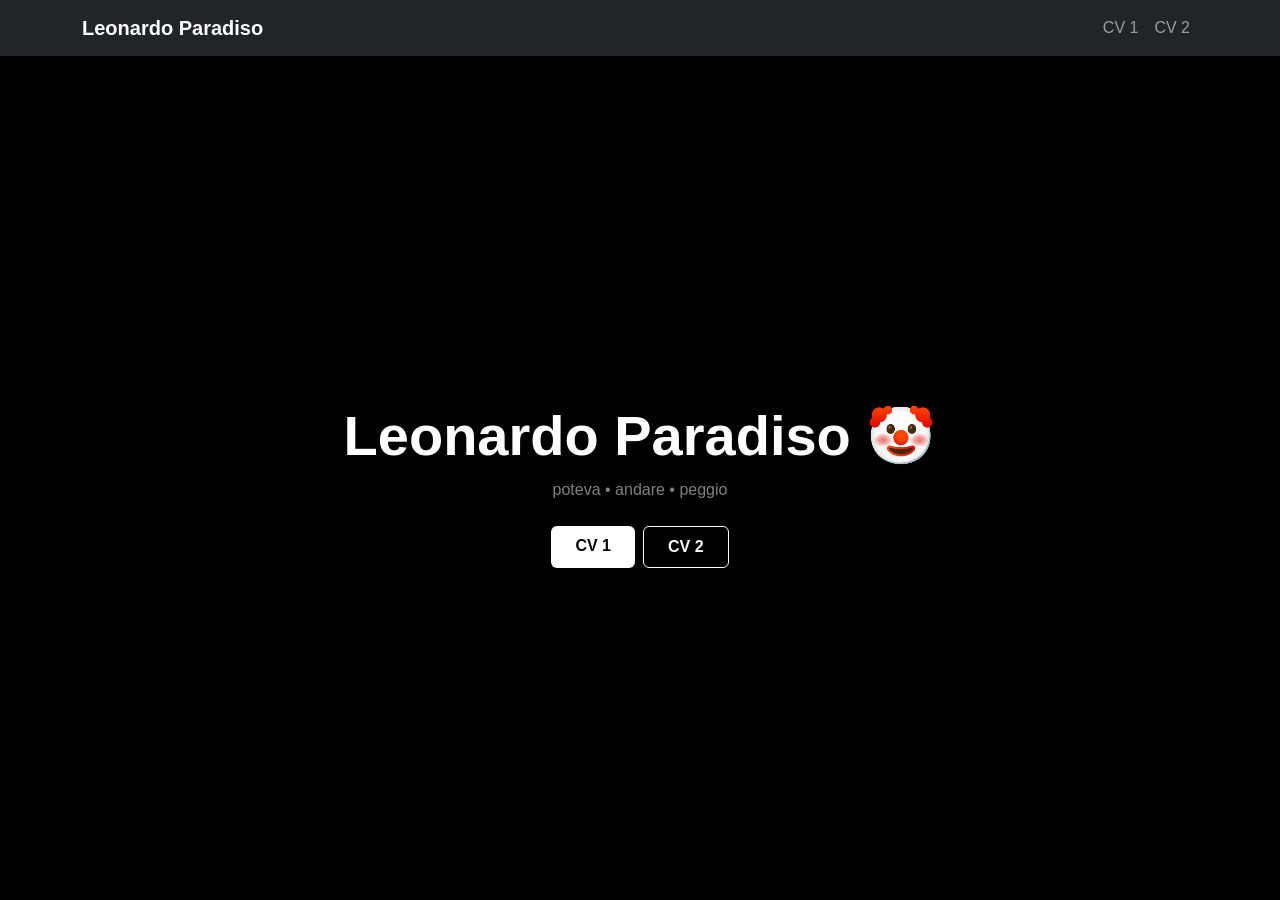
<file: rush-html/index.html>
<!DOCTYPE html>
<html lang="it">
<head>
  <meta charset="UTF-8">
  <meta name="viewport" content="width=device-width, initial-scale=1.0">
  <title>Home</title>

  <link href="https://cdn.jsdelivr.net/npm/bootstrap@5.3.3/dist/css/bootstrap.min.css" rel="stylesheet">

  <style>
    body{font-family:Arial, sans-serif;}
    .hero{
      min-height:100vh;
      background:black;
      color:white;
      display:flex;
      align-items:center;
      text-align:center;
      padding-top:70px; /* navbar */
    }
    .btn-main{
      background:white;
      color:black;
      font-weight:bold;
      border:none;
    }
    .btn-main:hover{background:lightgray;color:black;}
  </style>
</head>

<body>
  <!-- NAVBAR FISSA -->
  <nav class="navbar navbar-expand-lg navbar-dark bg-dark fixed-top">
    <div class="container">
      <a class="navbar-brand fw-bold" href="index.html">Leonardo Paradiso</a>

      <button class="navbar-toggler" data-bs-toggle="collapse" data-bs-target="#menu">
        <span class="navbar-toggler-icon"></span>
      </button>

      <div class="collapse navbar-collapse" id="menu">
        <ul class="navbar-nav ms-auto">
          <li class="nav-item"><a class="nav-link" href="cv1.html">CV 1</a></li>
          <li class="nav-item"><a class="nav-link" href="cv2.html">CV 2</a></li>
        </ul>
      </div>
    </div>
  </nav>

  <section class="hero">
    <div class="container">
      <h1 class="fw-bold display-4 mb-2">Leonardo Paradiso 🤡</h1>
      <p class="text-white-50 mb-4">poteva • andare • peggio</p>

      <div class="d-flex justify-content-center gap-2 flex-wrap">
        <a href="cv1.html" class="btn btn-main px-4 py-2">CV 1</a>
        <a href="cv2.html" class="btn btn-outline-light fw-bold px-4 py-2">CV 2</a>
      </div>
    </div>
  </section>

  <script src="https://cdn.jsdelivr.net/npm/bootstrap@5.3.3/dist/js/bootstrap.bundle.min.js"></script>
</body>
</html>
</file>
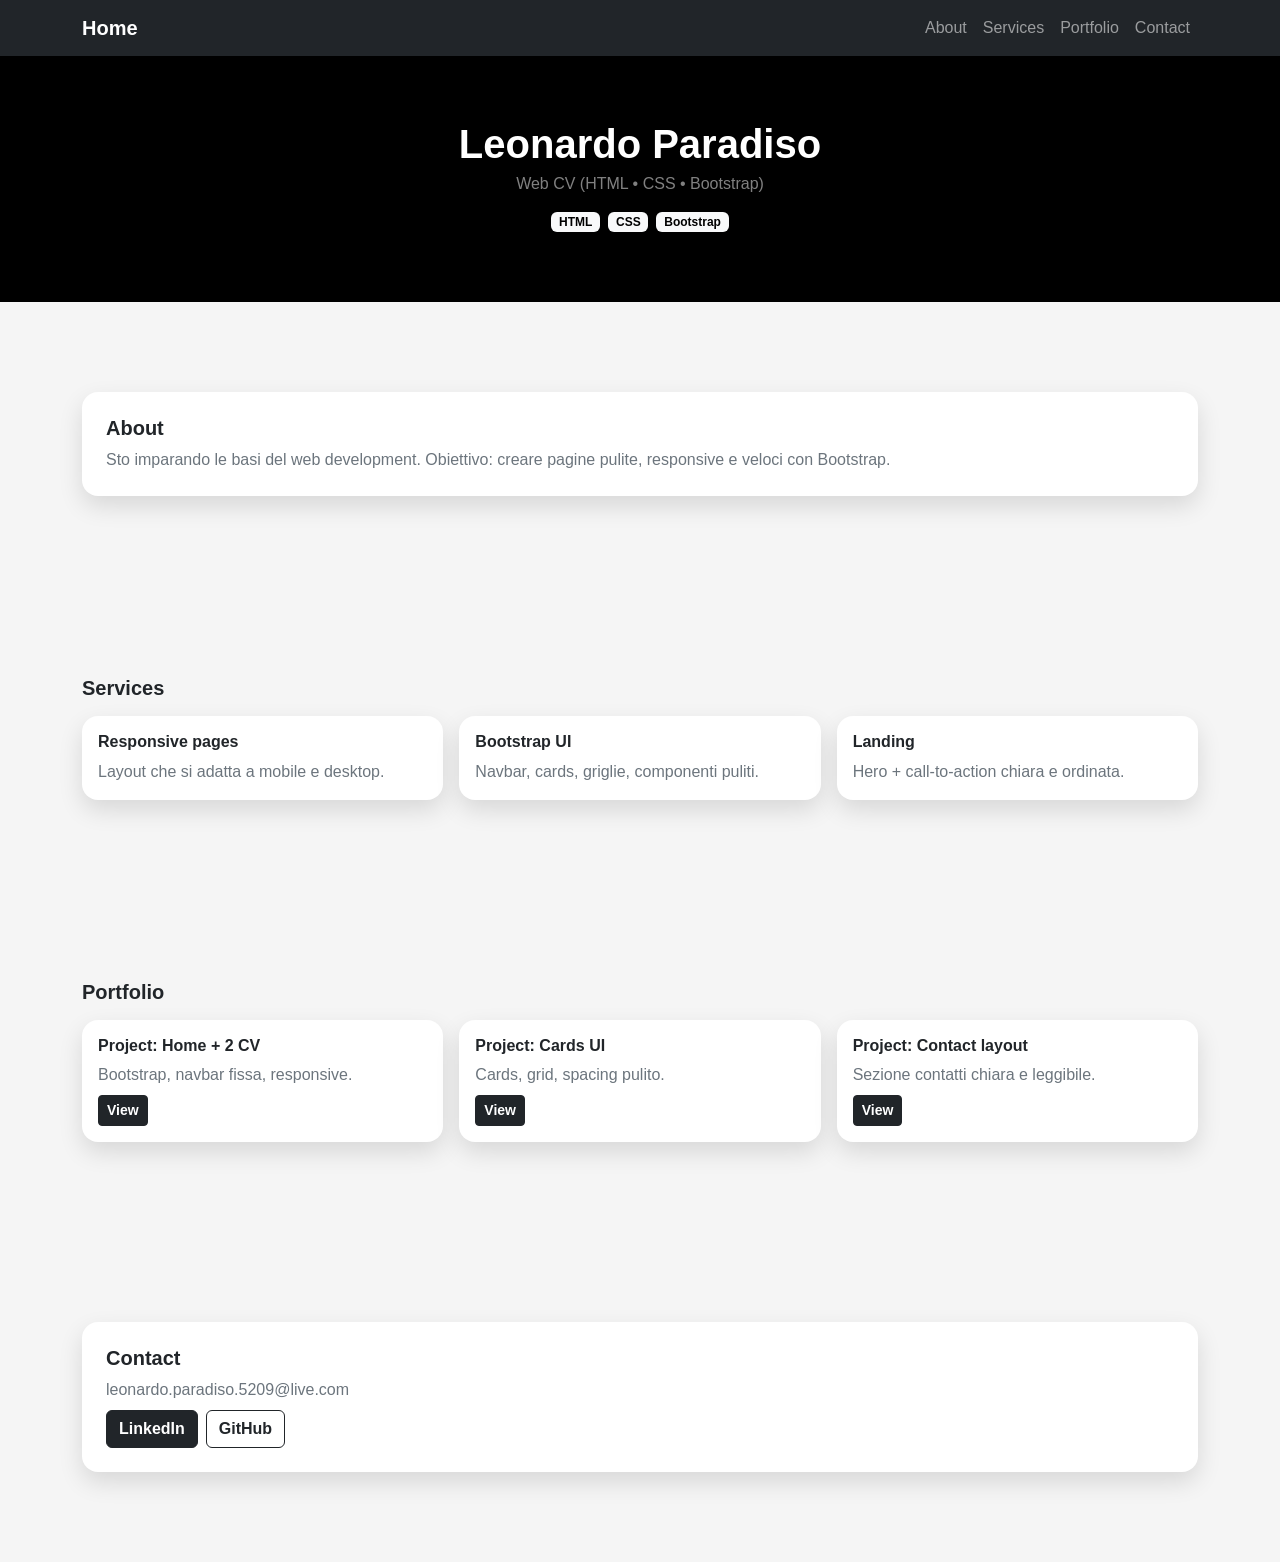
<file: rush-html/cv1.html>
<!DOCTYPE html>
<html lang="it">
<head>
  <meta charset="UTF-8">
  <meta name="viewport" content="width=device-width, initial-scale=1.0">
  <title>CV 1 - Web</title>

  <link href="https://cdn.jsdelivr.net/npm/bootstrap@5.3.3/dist/css/bootstrap.min.css" rel="stylesheet">

  <style>
    html{scroll-behavior:smooth;}
    body{font-family:Arial, sans-serif; background:whitesmoke;}
    section{padding:90px 0;}
    .hero{
      background:black;
      color:white;
      padding-top:120px;
      padding-bottom:70px;
      text-align:center;
    }
    .soft{
      border:0;
      border-radius:16px;
      box-shadow:0 10px 25px rgba(0,0,0,.12);
    }
  </style>
</head>

<body>
  <!-- NAVBAR FISSA -->
  <nav class="navbar navbar-expand-lg navbar-dark bg-dark fixed-top">
    <div class="container">
      <a class="navbar-brand fw-bold" href="index.html">Home</a>

      <button class="navbar-toggler" data-bs-toggle="collapse" data-bs-target="#menu">
        <span class="navbar-toggler-icon"></span>
      </button>

      <div class="collapse navbar-collapse" id="menu">
        <ul class="navbar-nav ms-auto">
          <li class="nav-item"><a class="nav-link" href="#about">About</a></li>
          <li class="nav-item"><a class="nav-link" href="#services">Services</a></li>
          <li class="nav-item"><a class="nav-link" href="#portfolio">Portfolio</a></li>
          <li class="nav-item"><a class="nav-link" href="#contact">Contact</a></li>
        </ul>
      </div>
    </div>
  </nav>

  <!-- HERO -->
  <header class="hero">
    <div class="container">
      <h1 class="fw-bold mb-1">Leonardo Paradiso</h1>
      <p class="text-white-50 mb-3">Web CV (HTML • CSS • Bootstrap)</p>
      <div class="d-flex justify-content-center gap-2 flex-wrap">
        <span class="badge text-bg-light">HTML</span>
        <span class="badge text-bg-light">CSS</span>
        <span class="badge text-bg-light">Bootstrap</span>
      </div>
    </div>
  </header>

  <!-- ABOUT -->
  <section id="about">
    <div class="container">
      <div class="card soft">
        <div class="card-body p-4">
          <h2 class="h5 fw-bold mb-2">About</h2>
          <p class="text-secondary mb-0">
            Sto imparando le basi del web development. Obiettivo: creare pagine pulite, responsive e veloci con Bootstrap.
          </p>
        </div>
      </div>
    </div>
  </section>

  <!-- SERVICES (diverso rispetto all’altro CV) -->
  <section id="services">
    <div class="container">
      <h2 class="h5 fw-bold mb-3">Services</h2>
      <div class="row g-3">
        <div class="col-12 col-md-4">
          <div class="card soft h-100">
            <div class="card-body">
              <h3 class="h6 fw-bold">Responsive pages</h3>
              <p class="text-secondary mb-0">Layout che si adatta a mobile e desktop.</p>
            </div>
          </div>
        </div>
        <div class="col-12 col-md-4">
          <div class="card soft h-100">
            <div class="card-body">
              <h3 class="h6 fw-bold">Bootstrap UI</h3>
              <p class="text-secondary mb-0">Navbar, cards, griglie, componenti puliti.</p>
            </div>
          </div>
        </div>
        <div class="col-12 col-md-4">
          <div class="card soft h-100">
            <div class="card-body">
              <h3 class="h6 fw-bold">Landing</h3>
              <p class="text-secondary mb-0">Hero + call-to-action chiara e ordinata.</p>
            </div>
          </div>
        </div>
      </div>
    </div>
  </section>

  <!-- PORTFOLIO -->
  <section id="portfolio">
    <div class="container">
      <h2 class="h5 fw-bold mb-3">Portfolio</h2>
      <div class="row g-3">
        <div class="col-12 col-md-4">
          <div class="card soft h-100">
            <div class="card-body">
              <h3 class="h6 fw-bold">Project: Home + 2 CV</h3>
              <p class="text-secondary mb-2">Bootstrap, navbar fissa, responsive.</p>
              <a class="btn btn-dark btn-sm fw-bold" href="#">View</a>
            </div>
          </div>
        </div>
        <div class="col-12 col-md-4">
          <div class="card soft h-100">
            <div class="card-body">
              <h3 class="h6 fw-bold">Project: Cards UI</h3>
              <p class="text-secondary mb-2">Cards, grid, spacing pulito.</p>
              <a class="btn btn-dark btn-sm fw-bold" href="#">View</a>
            </div>
          </div>
        </div>
        <div class="col-12 col-md-4">
          <div class="card soft h-100">
            <div class="card-body">
              <h3 class="h6 fw-bold">Project: Contact layout</h3>
              <p class="text-secondary mb-2">Sezione contatti chiara e leggibile.</p>
              <a class="btn btn-dark btn-sm fw-bold" href="#">View</a>
            </div>
          </div>
        </div>
      </div>
    </div>
  </section>

  <!-- CONTACT -->
  <section id="contact">
    <div class="container">
      <div class="card soft">
        <div class="card-body p-4">
          <h2 class="h5 fw-bold mb-2">Contact</h2>
          <p class="text-secondary mb-2">leonardo.paradiso.5209@live.com</p>
          <div class="d-flex gap-2 flex-wrap">
            <a class="btn btn-dark fw-bold" href="#">LinkedIn</a>
            <a class="btn btn-outline-dark fw-bold" href="#">GitHub</a>
          </div>
        </div>
      </div>
    </div>
  </section>

  <script src="https://cdn.jsdelivr.net/npm/bootstrap@5.3.3/dist/js/bootstrap.bundle.min.js"></script>
</body>
</html>
</file>
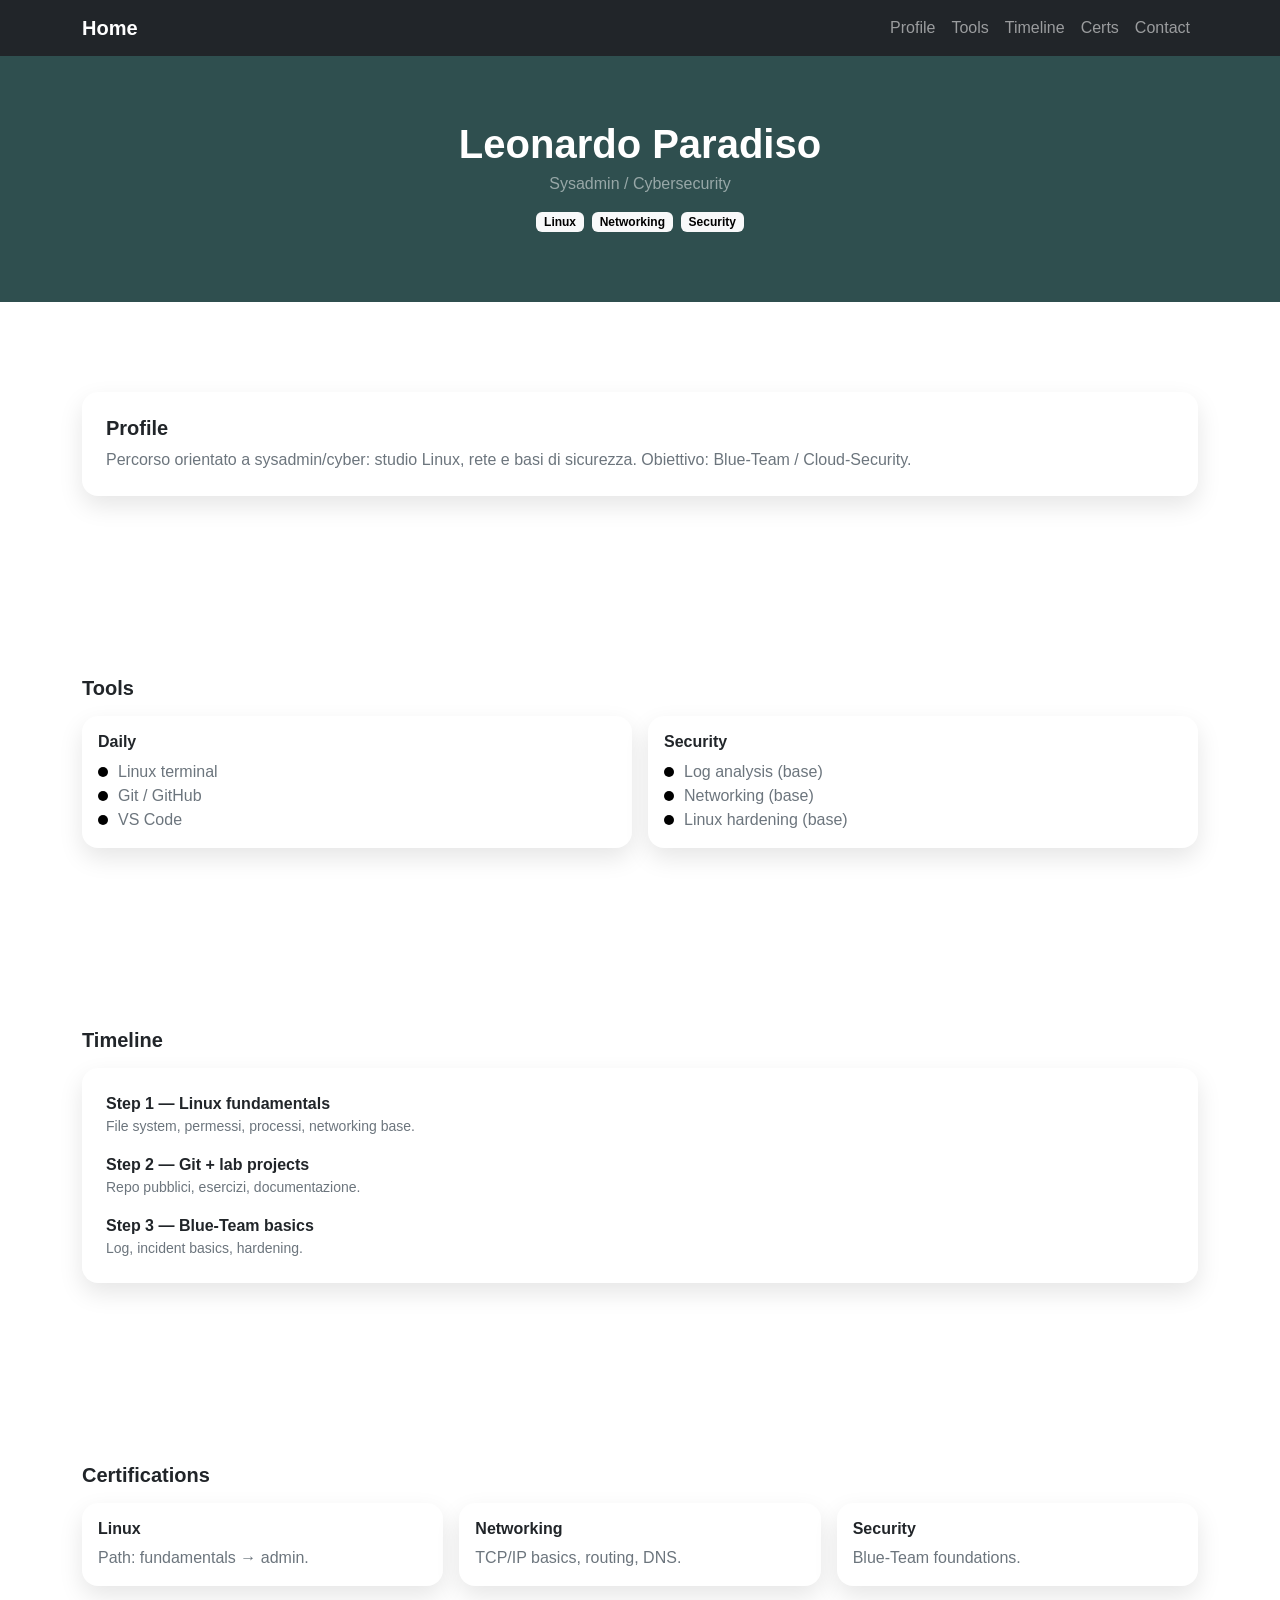
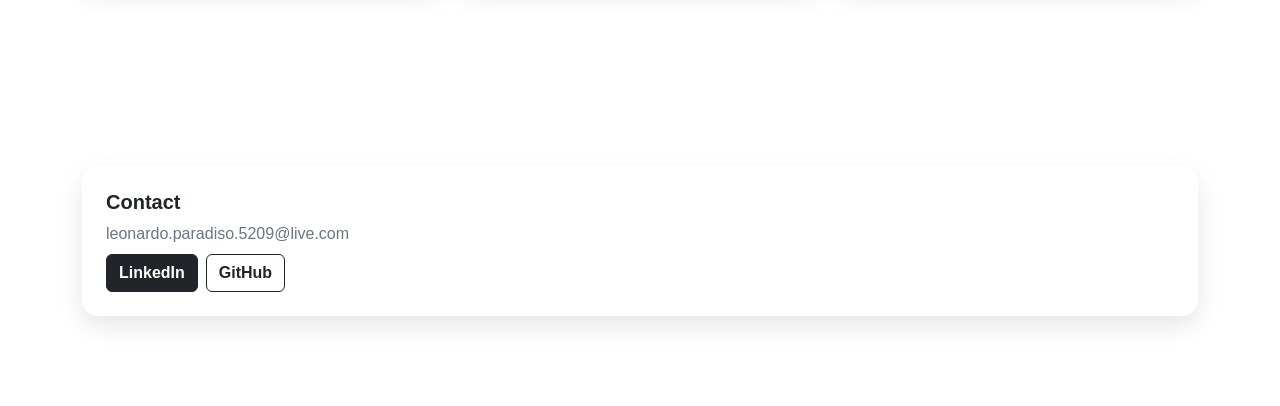
<file: rush-html/cv2.html>
<!DOCTYPE html>
<html lang="it">
<head>
  <meta charset="UTF-8">
  <meta name="viewport" content="width=device-width, initial-scale=1.0">
  <title>CV 2 - Cyber</title>

  <link href="https://cdn.jsdelivr.net/npm/bootstrap@5.3.3/dist/css/bootstrap.min.css" rel="stylesheet">

  <style>
    html{scroll-behavior:smooth;}
    body{font-family:Arial, sans-serif; background:white;}
    section{padding:90px 0;}
    .top{
      background:darkslategray;
      color:white;
      padding-top:120px;
      padding-bottom:70px;
    }
    .soft{
      border:0;
      border-radius:16px;
      box-shadow:0 10px 25px rgba(0,0,0,.10);
    }
    .dot{
      width:10px;height:10px;border-radius:50%;
      background:black; display:inline-block; margin-right:10px;
    }
  </style>
</head>

<body>
  <!-- NAVBAR FISSA -->
  <nav class="navbar navbar-expand-lg navbar-dark bg-dark fixed-top">
    <div class="container">
      <a class="navbar-brand fw-bold" href="index.html">Home</a>

      <button class="navbar-toggler" data-bs-toggle="collapse" data-bs-target="#menu">
        <span class="navbar-toggler-icon"></span>
      </button>

      <div class="collapse navbar-collapse" id="menu">
        <ul class="navbar-nav ms-auto">
          <li class="nav-item"><a class="nav-link" href="#profile">Profile</a></li>
          <li class="nav-item"><a class="nav-link" href="#tools">Tools</a></li>
          <li class="nav-item"><a class="nav-link" href="#timeline">Timeline</a></li>
          <li class="nav-item"><a class="nav-link" href="#certs">Certs</a></li>
          <li class="nav-item"><a class="nav-link" href="#contact">Contact</a></li>
        </ul>
      </div>
    </div>
  </nav>

  <!-- HEADER diverso -->
  <header class="top text-center">
    <div class="container">
      <h1 class="fw-bold mb-1">Leonardo Paradiso</h1>
      <p class="text-white-50 mb-3">Sysadmin / Cybersecurity</p>
      <div class="d-flex justify-content-center gap-2 flex-wrap">
        <span class="badge text-bg-light">Linux</span>
        <span class="badge text-bg-light">Networking</span>
        <span class="badge text-bg-light">Security</span>
      </div>
    </div>
  </header>

  <!-- PROFILE -->
  <section id="profile">
    <div class="container">
      <div class="card soft">
        <div class="card-body p-4">
          <h2 class="h5 fw-bold mb-2">Profile</h2>
          <p class="text-secondary mb-0">
            Percorso orientato a sysadmin/cyber: studio Linux, rete e basi di sicurezza. Obiettivo: Blue-Team / Cloud-Security.
          </p>
        </div>
      </div>
    </div>
  </section>

  <!-- TOOLS (diverso rispetto al CV1) -->
  <section id="tools">
    <div class="container">
      <h2 class="h5 fw-bold mb-3">Tools</h2>
      <div class="row g-3">
        <div class="col-12 col-md-6">
          <div class="card soft h-100">
            <div class="card-body">
              <h3 class="h6 fw-bold">Daily</h3>
              <div class="text-secondary">
                <div><span class="dot"></span>Linux terminal</div>
                <div><span class="dot"></span>Git / GitHub</div>
                <div><span class="dot"></span>VS Code</div>
              </div>
            </div>
          </div>
        </div>
        <div class="col-12 col-md-6">
          <div class="card soft h-100">
            <div class="card-body">
              <h3 class="h6 fw-bold">Security</h3>
              <div class="text-secondary">
                <div><span class="dot"></span>Log analysis (base)</div>
                <div><span class="dot"></span>Networking (base)</div>
                <div><span class="dot"></span>Linux hardening (base)</div>
              </div>
            </div>
          </div>
        </div>
      </div>
    </div>
  </section>

  <!-- TIMELINE (struttura diversa) -->
  <section id="timeline">
    <div class="container">
      <h2 class="h5 fw-bold mb-3">Timeline</h2>
      <div class="card soft">
        <div class="card-body p-4">
          <div class="mb-3">
            <div class="fw-bold">Step 1 — Linux fundamentals</div>
            <div class="text-secondary small">File system, permessi, processi, networking base.</div>
          </div>
          <div class="mb-3">
            <div class="fw-bold">Step 2 — Git + lab projects</div>
            <div class="text-secondary small">Repo pubblici, esercizi, documentazione.</div>
          </div>
          <div>
            <div class="fw-bold">Step 3 — Blue-Team basics</div>
            <div class="text-secondary small">Log, incident basics, hardening.</div>
          </div>
        </div>
      </div>
    </div>
  </section>

  <!-- CERTS -->
  <section id="certs">
    <div class="container">
      <h2 class="h5 fw-bold mb-3">Certifications</h2>
      <div class="row g-3">
        <div class="col-12 col-md-4">
          <div class="card soft h-100">
            <div class="card-body">
              <h3 class="h6 fw-bold">Linux</h3>
              <p class="text-secondary mb-0">Path: fundamentals → admin.</p>
            </div>
          </div>
        </div>
        <div class="col-12 col-md-4">
          <div class="card soft h-100">
            <div class="card-body">
              <h3 class="h6 fw-bold">Networking</h3>
              <p class="text-secondary mb-0">TCP/IP basics, routing, DNS.</p>
            </div>
          </div>
        </div>
        <div class="col-12 col-md-4">
          <div class="card soft h-100">
            <div class="card-body">
              <h3 class="h6 fw-bold">Security</h3>
              <p class="text-secondary mb-0">Blue-Team foundations.</p>
            </div>
          </div>
        </div>
      </div>
    </div>
  </section>

  <!-- CONTACT -->
  <section id="contact">
    <div class="container">
      <div class="card soft">
        <div class="card-body p-4">
          <h2 class="h5 fw-bold mb-2">Contact</h2>
          <p class="text-secondary mb-2">leonardo.paradiso.5209@live.com</p>
          <div class="d-flex gap-2 flex-wrap">
            <a class="btn btn-dark fw-bold" href="#">LinkedIn</a>
            <a class="btn btn-outline-dark fw-bold" href="#">GitHub</a>
          </div>
        </div>
      </div>
    </div>
  </section>

  <script src="https://cdn.jsdelivr.net/npm/bootstrap@5.3.3/dist/js/bootstrap.bundle.min.js"></script>
</body>
</html>
</file>
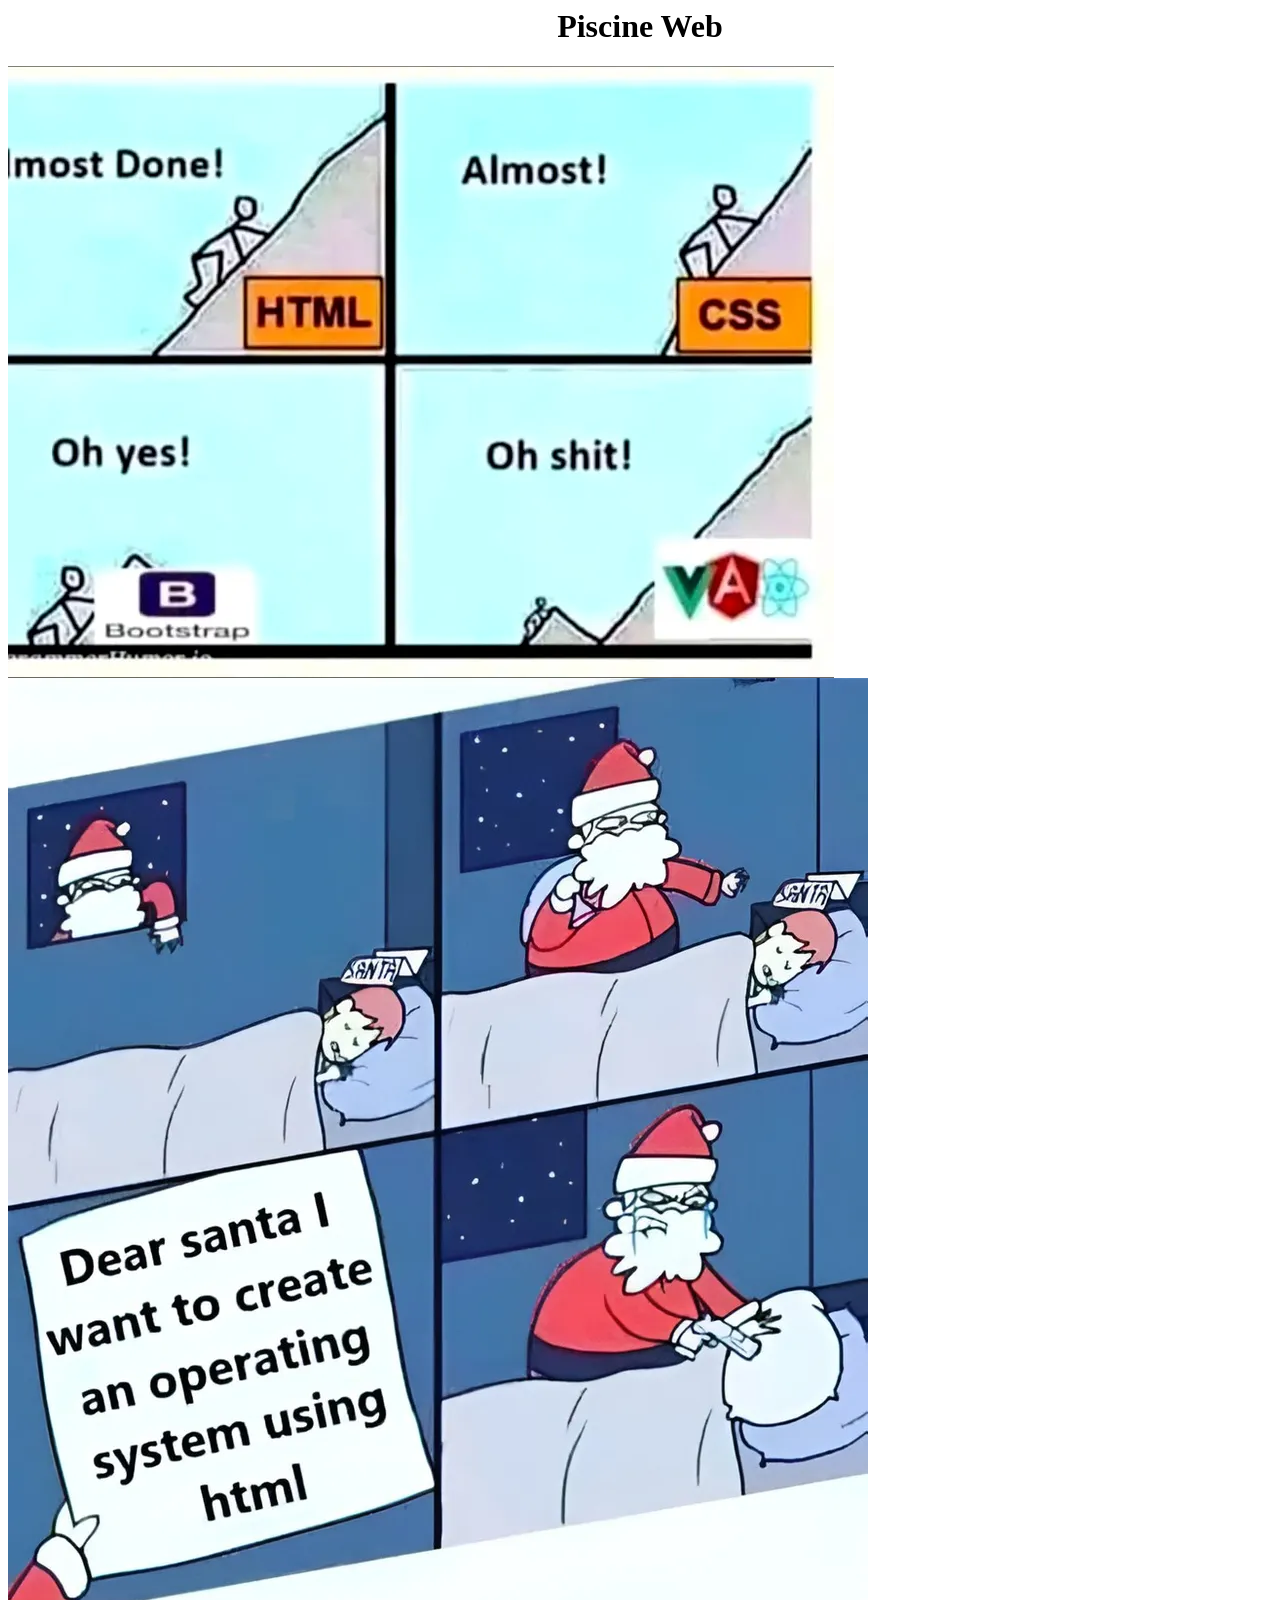
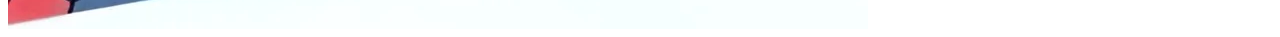
<file: cell1-0/ex03/piscineweb.html>
<html>
    <body>
        <h1 style="text-align:center;">Piscine Web</h1>
        <a href="https://www.youtube.com/watch?v=INscMGmhmX4">
        <img src="meme1.jpg">
    </a>
        <img src="meme2.jpg">
    </body>
</html>
</file>
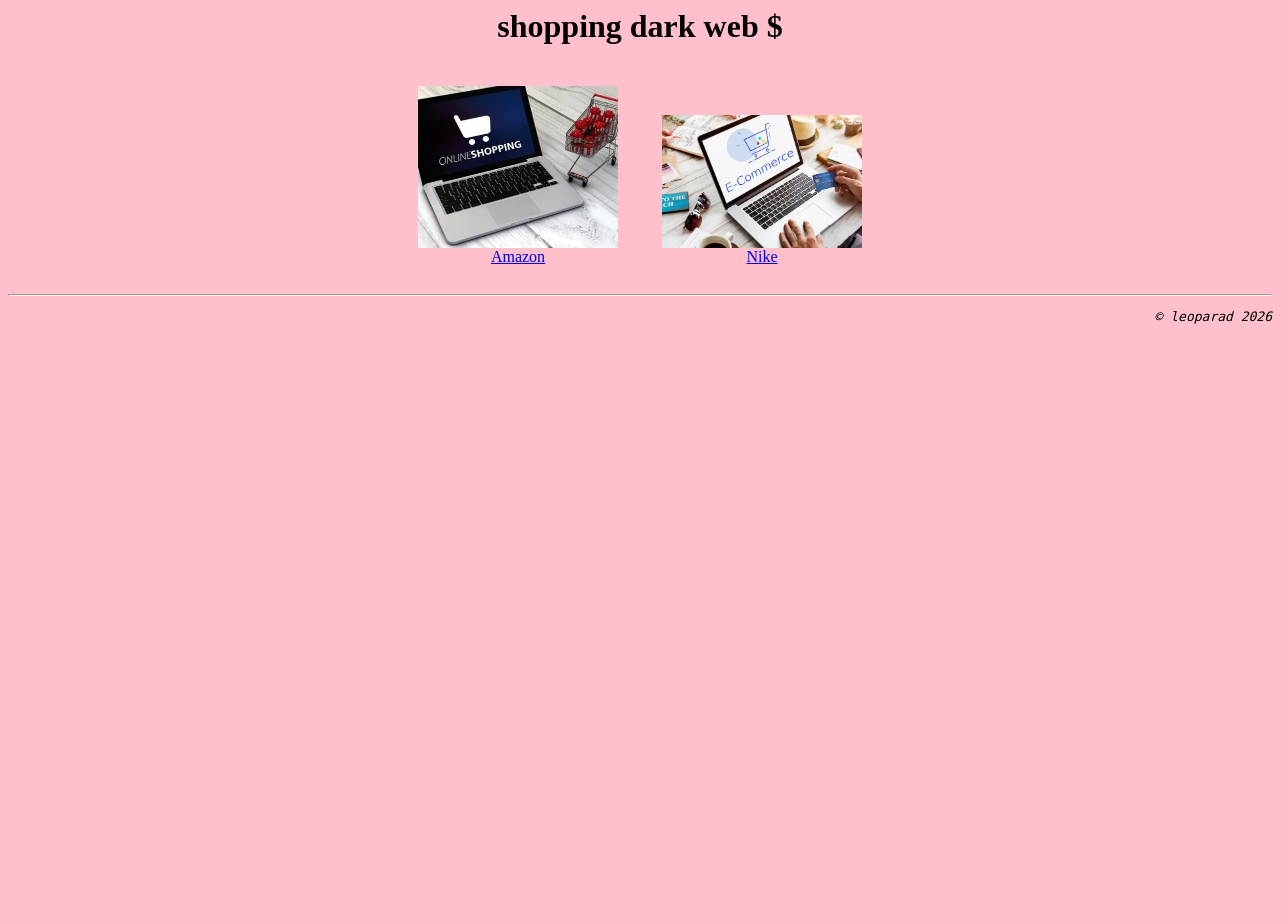
<file: cell1-0/ex04/basics.html>
<html>
    <head>
    <title>Basics</title>
    </head>

    <body style="background-color:pink;">
        <h1 style="text-align:center"><b>shopping dark web $</b></h1>

        <div style="text-align:center;">

    <div style="display:inline-block; margin:20px;">
         <img src="immagine1.jpg" width="200"><br>
         <a href="https://www.amazon.it/">Amazon</a>
    </div>

    
    <div style="display:inline-block; margin:20px;">
        <img src="immagine2.jpg" width="200"><br>
        <a href="https://www.nike.com/it/">Nike</a>   
    </div>

        </div>

    <hr>

        <p style="text-align:right; font-family:monospace; font-style:italic;">
        &copy; leoparad 2026
    </p>

    </body>
</html>
</file>
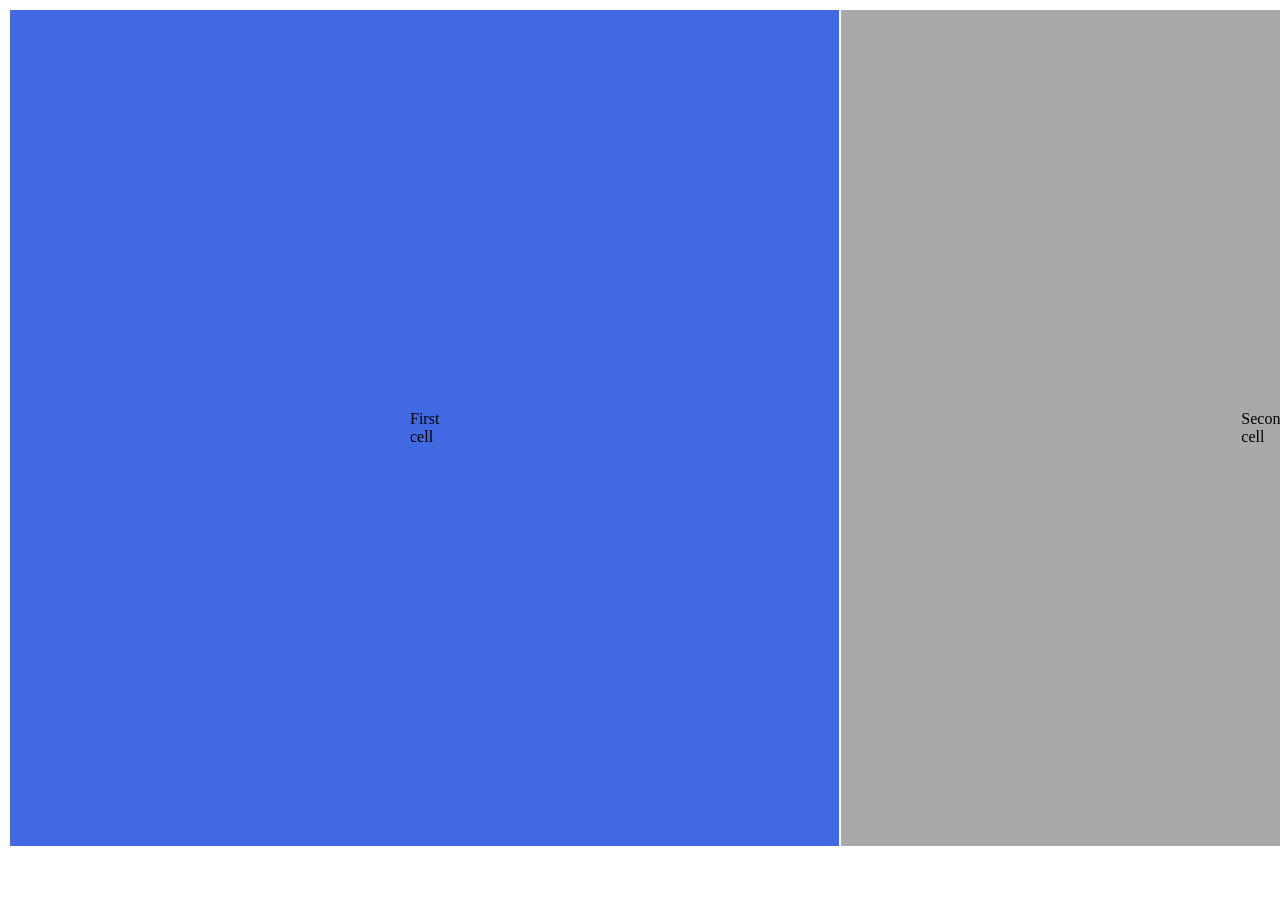
<file: cell1-0/ex05/tab.html>
<html>
    <head>
        <title>impresa di tutto rispetto online</title>
    </head>

    <body>

    <table style="widht:100%;">
        <tr>

            <td style="background-color:royalblue; padding:400px;">
                First cell
            </td>

            <td style="background-color:darkgrey; padding:400px;">
                Second cell
            </td>
        </tr>
    </table>
    </body>
</html>
</file>
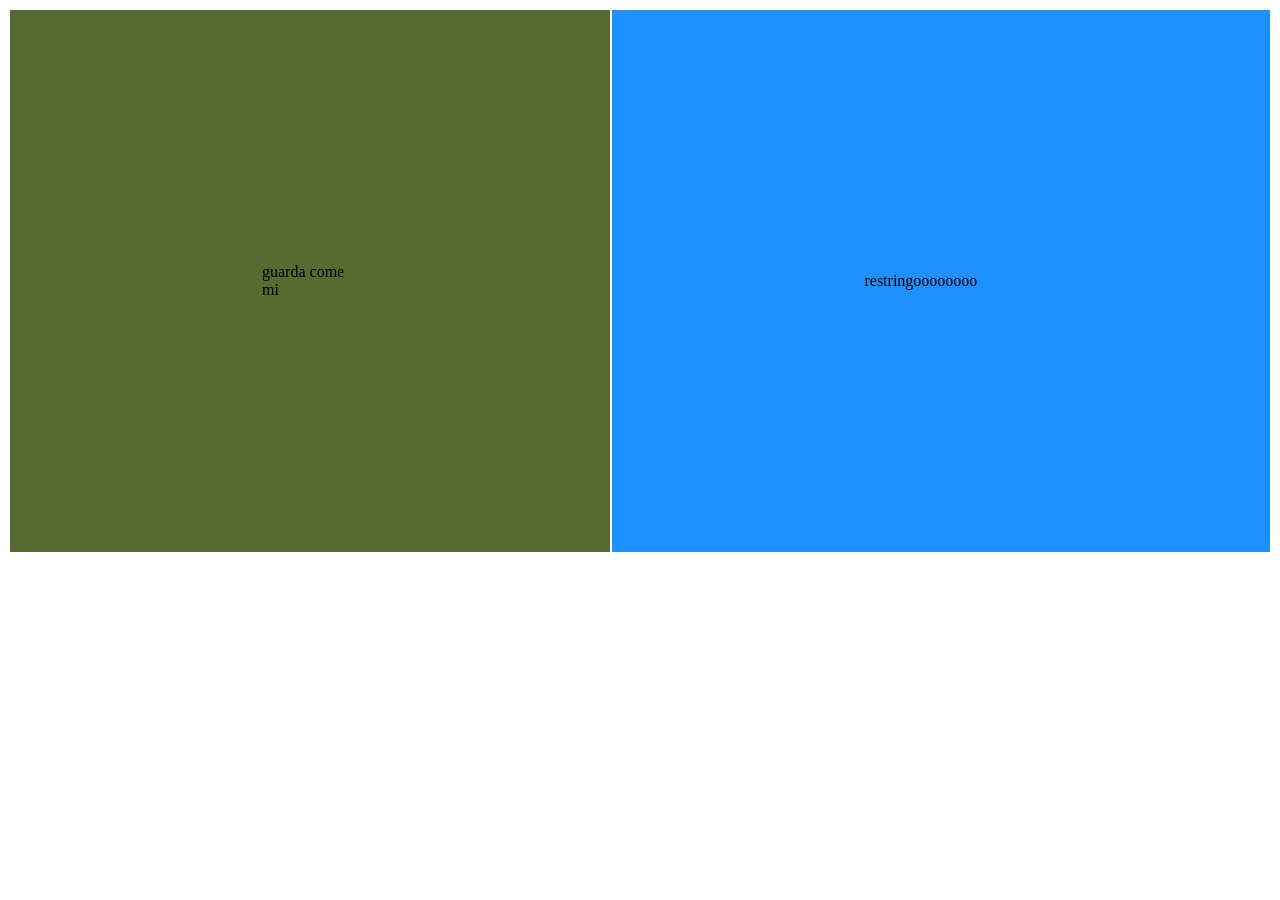
<file: cell2-0/ex00/responsive.html>
<html>
    <head>
        <title>impresa di tutto rispetto online 2.0</title>
        <link rel="stylesheet" href="responsive.css">
    </head>

    <body>

    <table>
        <tr>
            <td class="left">guarda come mi</td>
        <td class="right">restringoooooooo</td>
        </tr> 
        
    </table>
            </td>
        </tr>
    </table>
    </body>
</html>
</file>
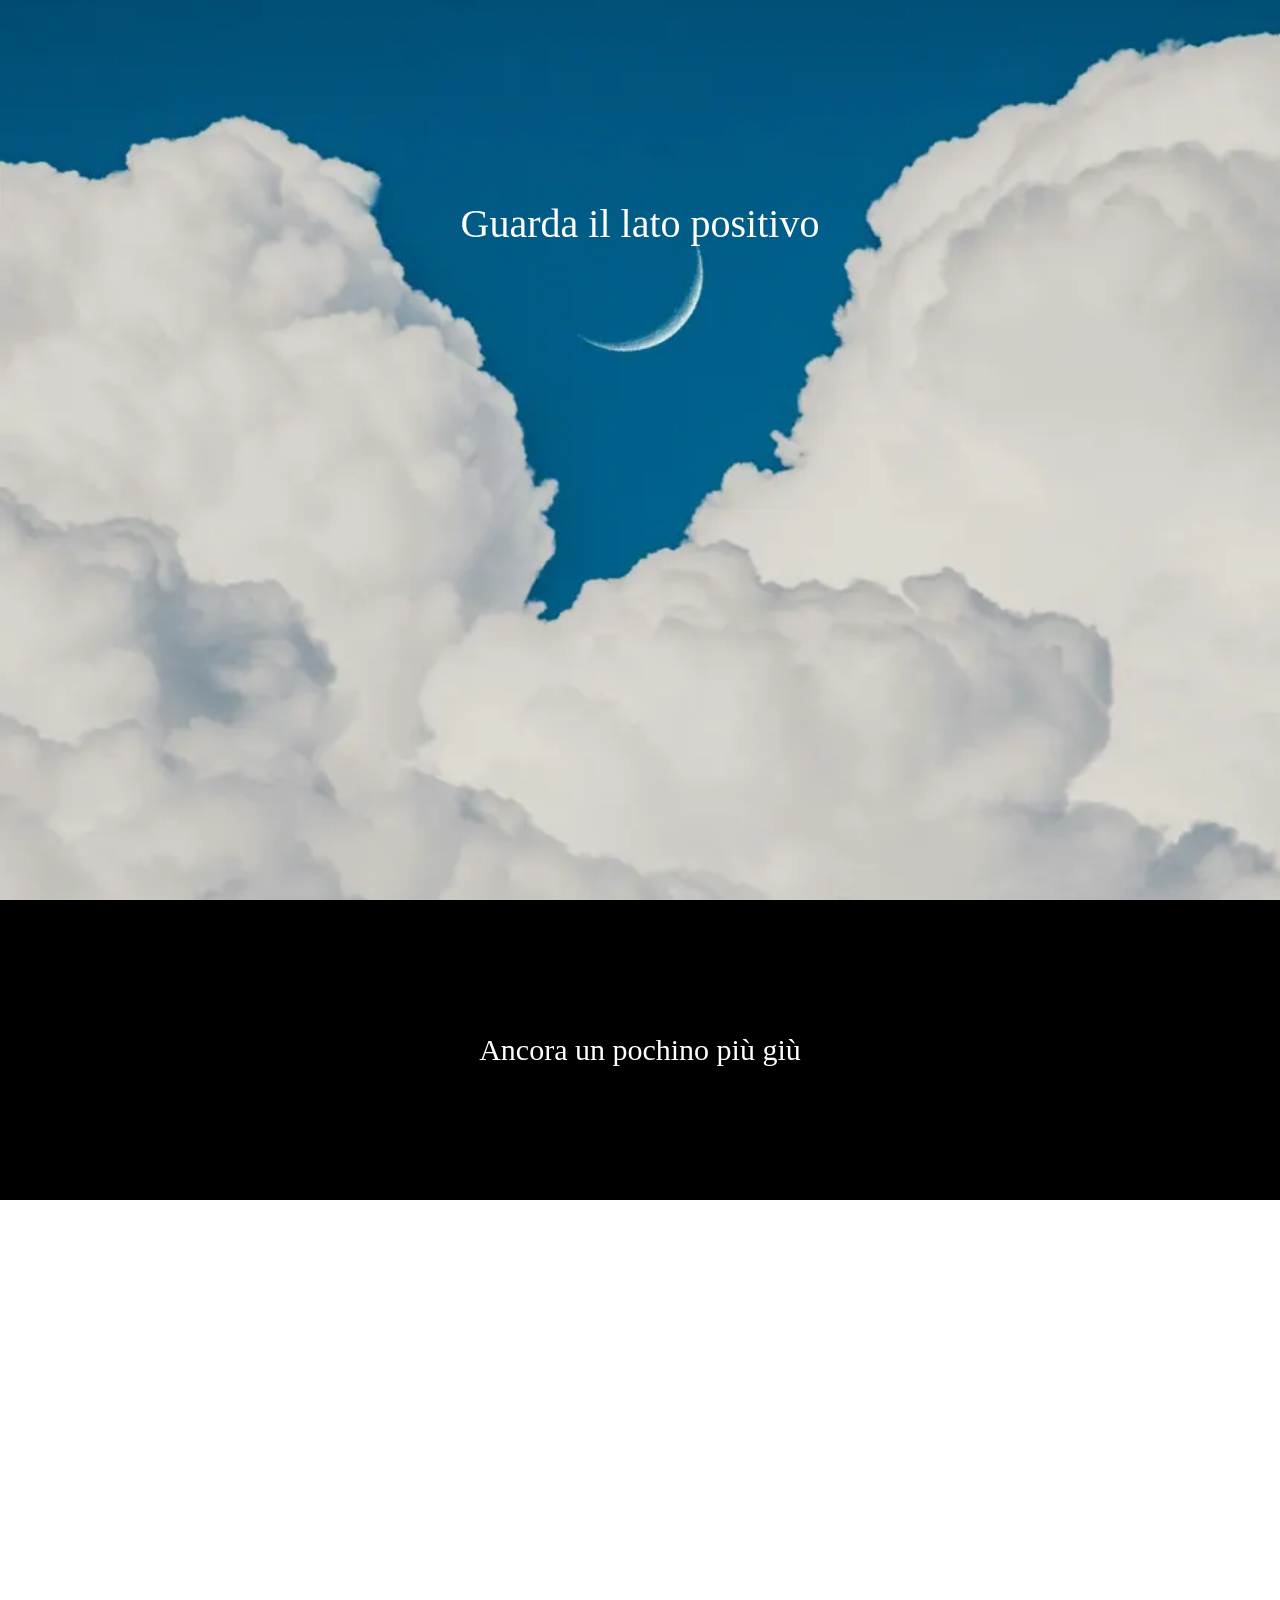
<file: cell2-1/ex01/parallax.html>
<html>
<head>
    <link rel="stylesheet" href="parallax.css">
</head>

<body>

    <!-- prima immagine -->
    <div class="immagine1">
        <div class="text">Guarda il lato positivo</div>
    </div>

    <!-- blocco centrale -->
    <div class="section">
        Ancora un pochino più giù
    </div>

    <!-- seconda immagine -->
    <div class="immagine2">
        <div class="text">Complimenti ce l'hai fatta, sei arrivato in basso</div>
    </div>

</body>
</html>
</file>
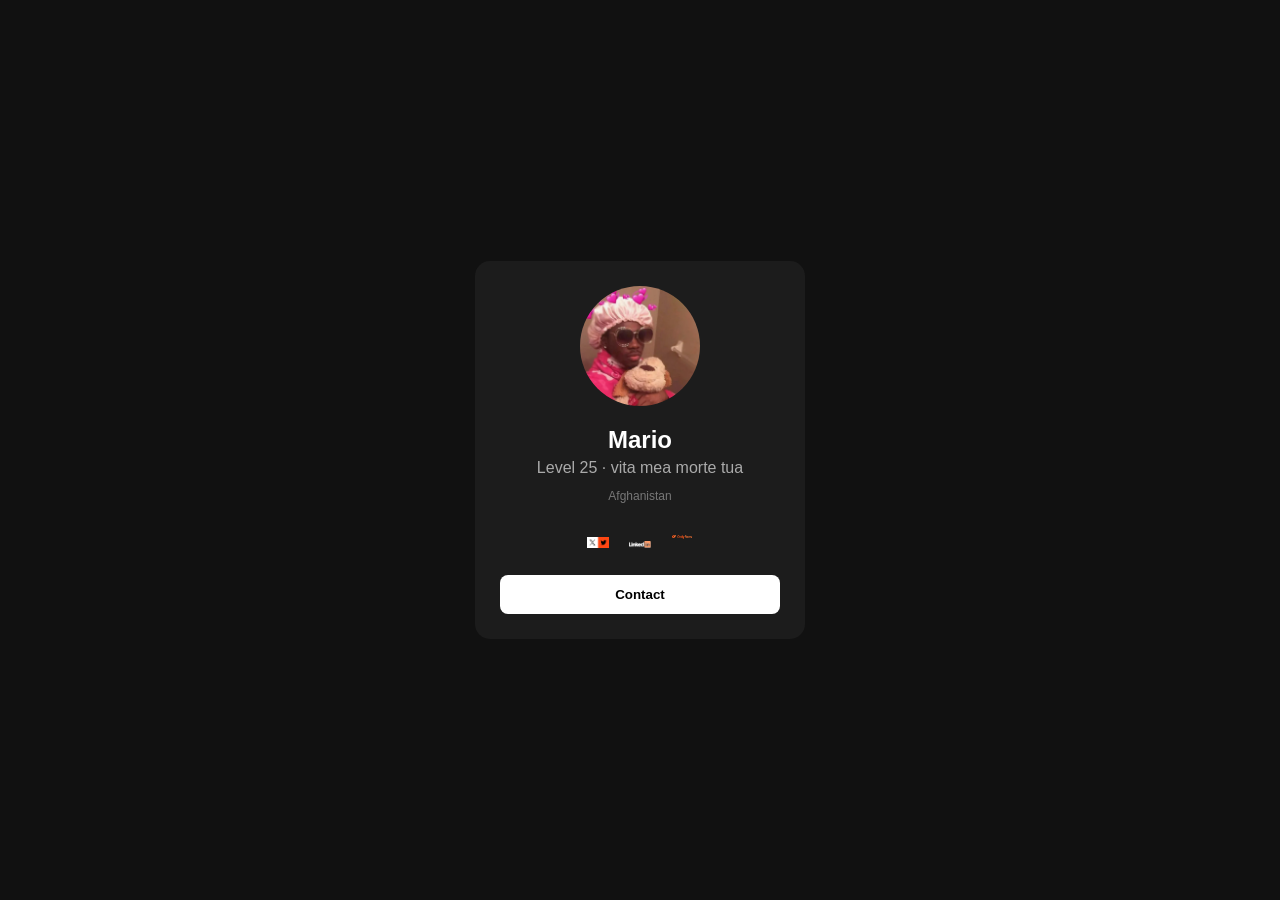
<file: cell2-2/ex02/card.html>
<html>
<head>
    <link rel="stylesheet" href="card.css">
</head>

<body>

<div class="card">

    <img src="foto.jpg" class="avatar">

    <h2>Mario</h2>
    <p class="sub">Level 25 · vita mea morte tua</p>
    <p class="city">Afghanistan</p>

    <div class="social">
        <img src="twitter.png">
        <img src="linkedin.png">
        <img src="facebook.png">
    </div>

    <button>Contact</button>

</div>

</body>
</html>
</file>
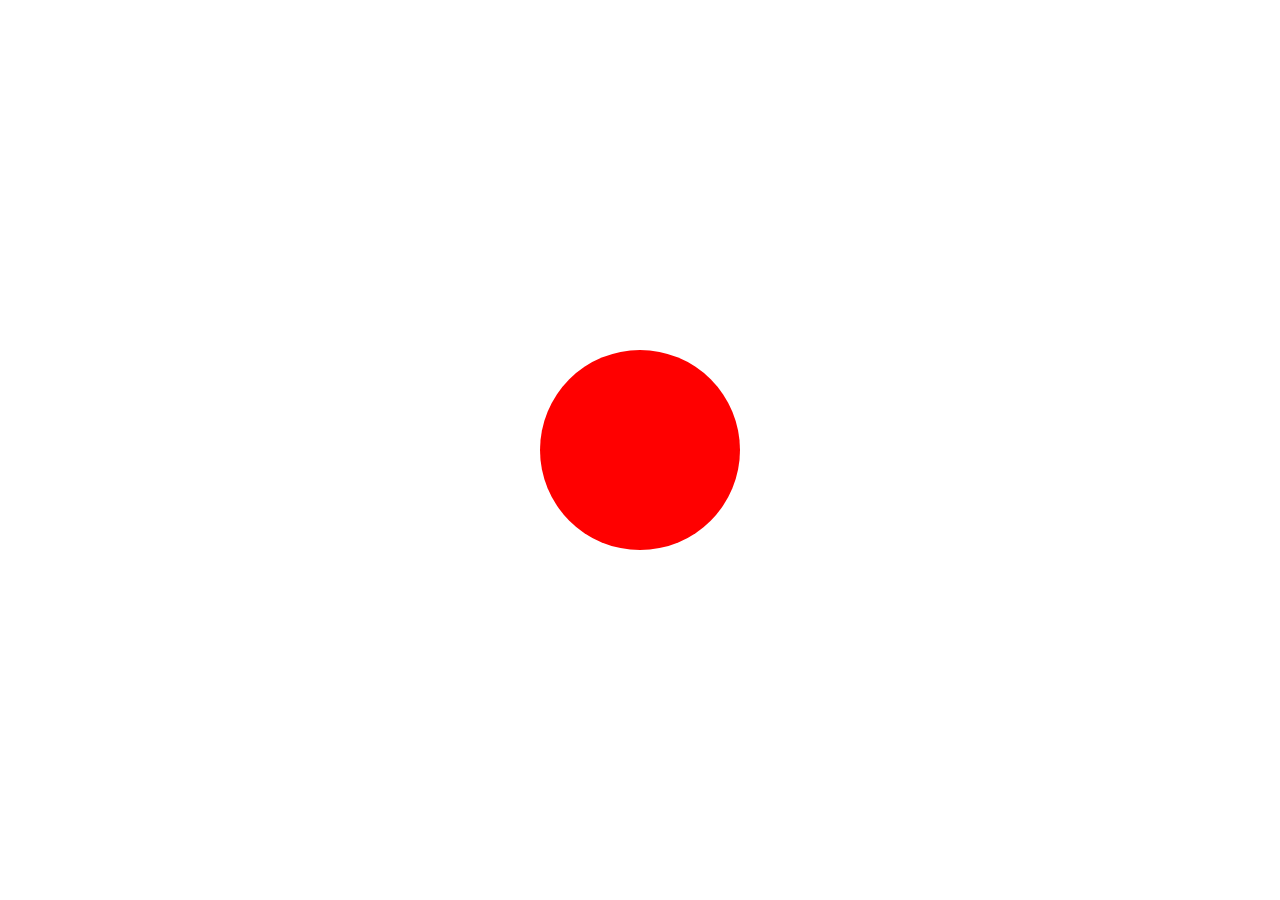
<file: cell3-0/ex01/balloon.html>
<!DOCTYPE html>
<html>
<head>
<meta charset="UTF-8">
<title>Balloon</title>

<style>
body{
    height:100vh;
    display:flex;
    justify-content:center;
    align-items:center;
    margin:0;
}

#balloon{
    width:200px;
    height:200px;
    background:red;
    border-radius:50%;
}
</style>
</head>

<body>

<div id="balloon"></div>

<script>
let b = document.getElementById("balloon");

let size = 200;
let colors = ["red","green","blue"];
let i = 0;

/* CLICK */
b.onclick = function(){

    size += 10;

    if(size > 420){
        size = 200;
        i = 0;
    } else {
        i = (i + 1) % 3;
    }

    b.style.width = size + "px";
    b.style.height = size + "px";
    b.style.background = colors[i];
};

/* MOUSE LEAVE */
b.onmouseleave = function(){

    size -= 5;
    if(size < 200) size = 200;

    i = (i - 1 + 3) % 3;

    b.style.width = size + "px";
    b.style.height = size + "px";
    b.style.background = colors[i];
};
</script>

</body>
</html>
</file>
<file: cell2-0/ex00/responsive.css>
table {
    width: 100%;
}

td {
    padding: 20%;
}

.left {
    background-color:darkolivegreen;
}

.right {
    background-color:dodgerblue;
}
</file>
<file: cell2-1/ex01/parallax.css>
body {
    margin: 0;
}

/* impostazioni comuni alle due immagini */
.immagine1, .immagine2 {
    height: 100vh;
    background-attachment: fixed;
    background-size: cover;
    background-position: center;
}

/* prima immagine */
.immagine1 {
    background-image: url("immagine1.jpg");
}

/* seconda immagine */
.immagine2 {
    background-image: url("immagine2.jpg");
}

/* blocco centrale nero */
.section {
    height: 300px;
    background: black;
    color: white;
    display: flex;
    justify-content: center;
    align-items: center;
    font-size: 30px;
}

/* testo sopra le immagini */
.text {
    color: white;
    font-size: 40px;
    text-align: center;
    padding-top: 200px;
}
</file>
<file: cell2-2/ex02/card.css>
body{
    margin:0;
    height:100vh;
    display:flex;
    justify-content:center;
    align-items:center;
    background:#111;
    font-family:Arial;
}

/* CARD */
.card{
    width:280px;
    background:#1c1c1c;
    padding:25px;
    border-radius:15px;
    text-align:center;
    color:white;
}

/* IMMAGINE */
.avatar{
    width:120px;
    height:120px;
    object-fit:cover;
    border-radius:50%;
    margin-bottom:15px;
}

/* TESTI */
h2{
    margin:5px 0;
}

.sub{
    color:#aaa;
    margin:5px 0;
}

.city{
    font-size:12px;
    color:#777;
    margin-bottom:15px;
}

/* SOCIAL */
.social img{
    width:22px;
    margin:8px;
    filter:invert(1);
}

/* BOTTONE */
button{
    margin-top:15px;
    width:100%;
    padding:12px;
    border:none;
    border-radius:8px;
    background:white;
    color:black;
    font-weight:bold;
}
</file>
